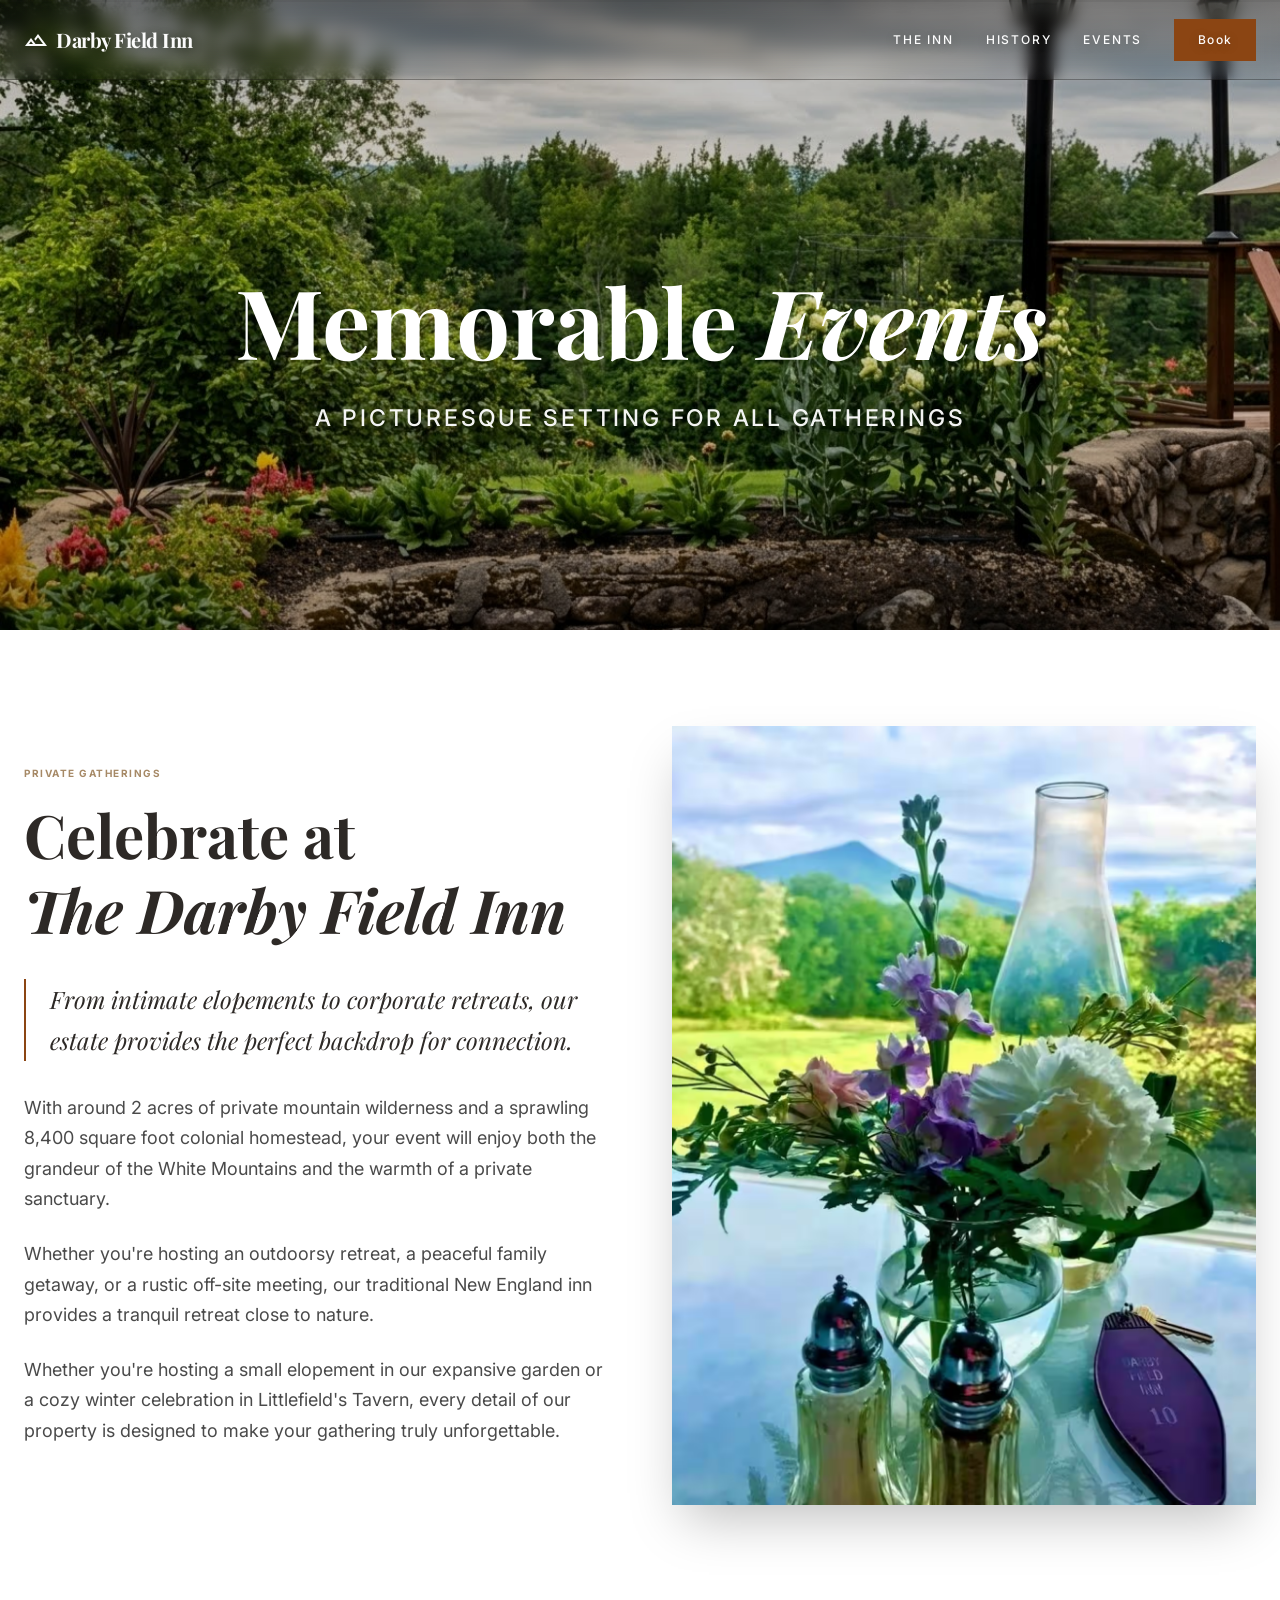
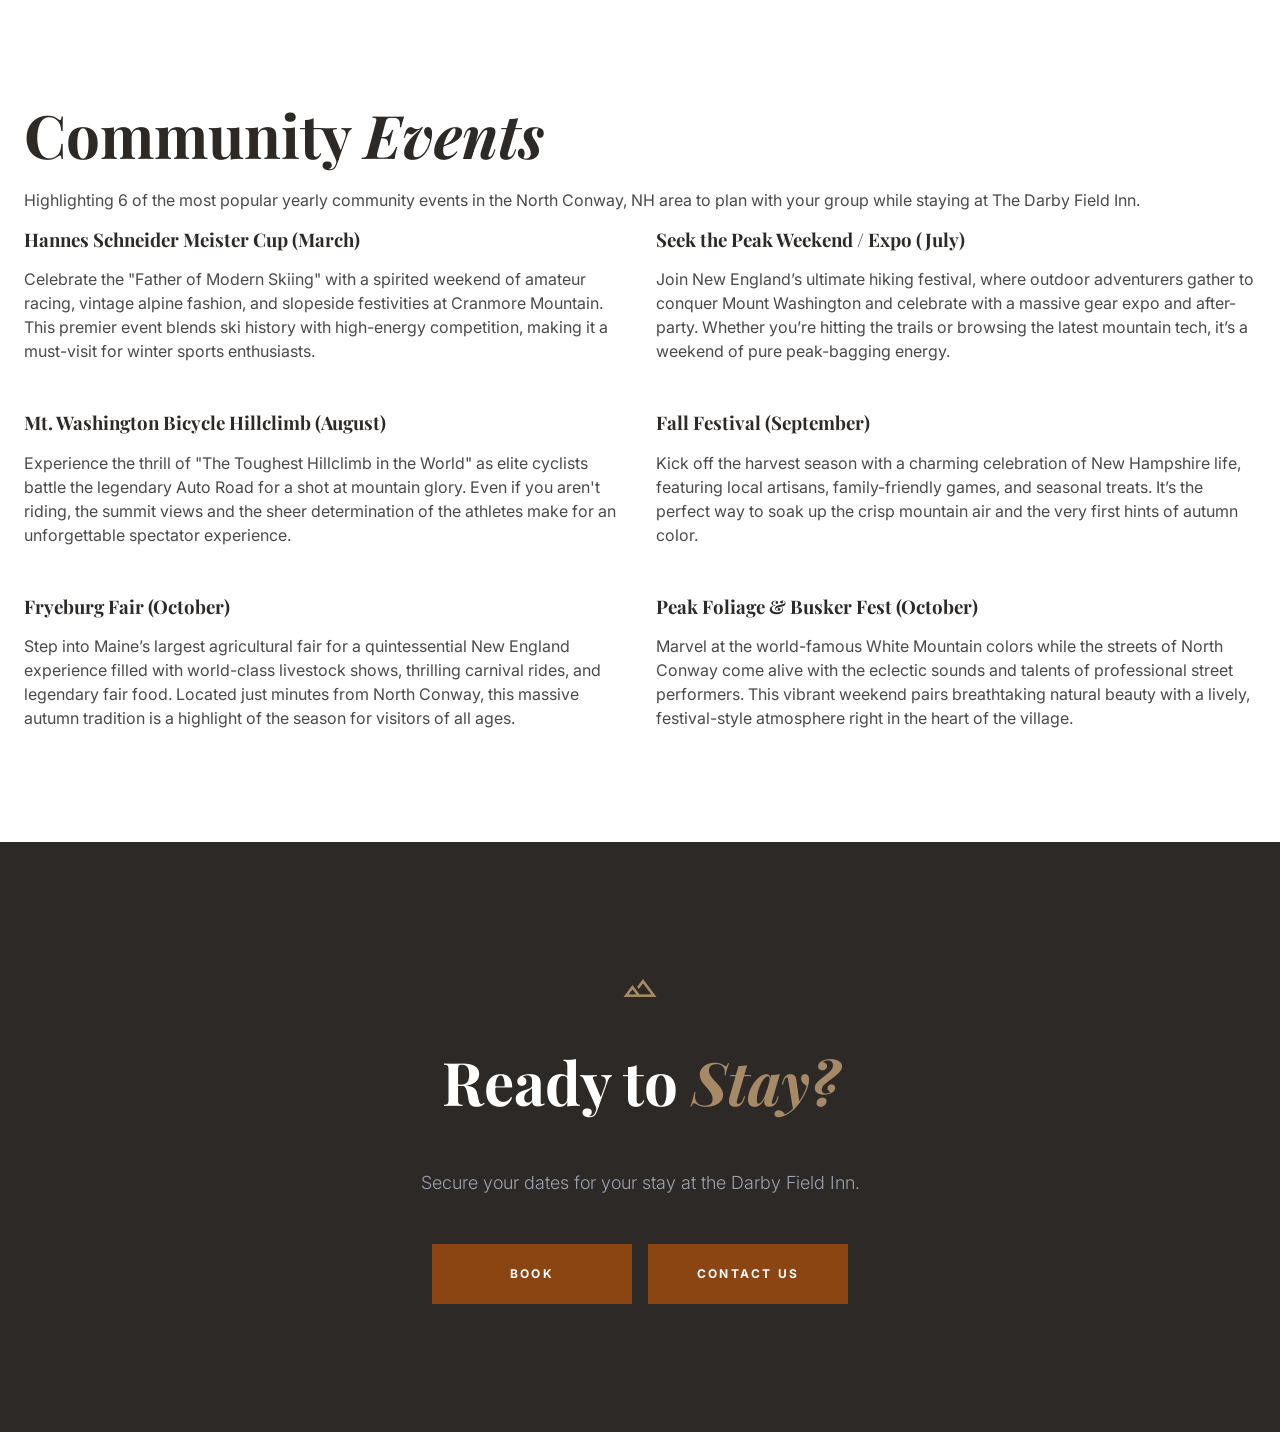
<file: Events page/events.html>
<!DOCTYPE html>
<html lang="en">

<head>
  <meta charset="UTF-8">
  <meta name="viewport" content="width=device-width, initial-scale=1.0">
  <title>Events | Darby Field Inn</title>
  <meta name="description"
    content="Host your next mountain gathering at the Darby Field Inn. Perfect for elopements, retreats, and private celebrations.">

  <!-- Design System -->
  <link rel="stylesheet" href="../design-system/css/index.css">
  <link rel="stylesheet" href="../design-system/css/scroll-experience.css">

  <!-- Material Symbols -->
  <link href="https://fonts.googleapis.com/css2?family=Material+Symbols+Outlined:opsz,wght,FILL,GRAD@24,400,0,0"
    rel="stylesheet">
  <script src="../design-system/js/scroll-experience.js" defer></script>

  <style>
    /* Hero specific styles */
    .hero {
      position: relative;
      height: 70vh;
      display: flex;
      align-items: center;
      justify-content: center;
      padding-top: 5rem;
      /* pt-20 equivalent to account for fixed header */
      overflow: hidden;
    }

    .hero-image {
      position: absolute;
      inset: 0;
      width: 100%;
      height: 100%;
      object-fit: cover;
      z-index: 0;
    }

    .hero-overlay {
      position: absolute;
      inset: 0;
      background: linear-gradient(to bottom, rgba(0, 0, 0, 0.3) 0%, rgba(0, 0, 0, 0.1) 50%, rgba(0, 0, 0, 0.4) 100%);
      z-index: 1;
    }

    .hero-content {
      position: relative;
      z-index: 2;
      width: 100%;
      max-width: 80rem;
      /* max-w-7xl */
      margin: 0 auto;
      padding: 0 1.5rem;
      /* px-6 */
      text-align: center;
    }

    .stat-value {
      font-size: var(--font-size-5xl);
      color: var(--color-primary);
      margin-bottom: var(--spacing-2);
      font-family: var(--font-family-display);
    }

    .stat-label {
      font-size: 10px;
      text-transform: uppercase;
      letter-spacing: 0.2em;
      color: var(--color-text-muted);
      font-weight: var(--font-weight-bold);
    }

    .event-img {
      transition: transform 0.5s ease;
    }

    .event-img:hover {
      transform: scale(1.02);
    }

  </style>
</head>

<body>

  <!-- Navigation -->
  <nav class="site-nav fixed top-0 w-full z-50 bg-white/90 dark:bg-zinc-900/90 backdrop-blur-sm border-b border-gray-100 dark:border-zinc-800"
    style="position: fixed; top: 0; width: 100%; z-index: 100; background: rgba(255,255,255,0.9); backdrop-filter: blur(10px); border-bottom: 1px solid var(--color-gray-soft); height: 80px;">
    <div class="site-nav-inner max-w-7xl mx-auto px-6 h-20 flex items-center justify-between"
      style="height: 100%; display: flex; align-items: center; justify-content: space-between; max-width: 1280px; margin: 0 auto; padding: 0 1.5rem;">
      <div class="site-nav-brand flex items-center gap-2" style="display: flex; align-items: center; gap: 8px;">
        <span class="material-symbols-outlined text-gold">landscape</span>
        <a href="../index.html" class="site-brand-text font-display text-xl tracking-tight font-bold"
          style="font-family: var(--font-family-display); font-weight: bold; font-size: 1.25rem; letter-spacing: -0.025em; color: inherit; text-decoration: none;">Darby
          Field Inn</a>
      </div>
      <div class="site-nav-desktop hidden md:flex items-center space-x-8 text-xs uppercase tracking-widest font-medium"
        style="display: flex; align-items: center; gap: 2rem; font-size: 0.75rem; text-transform: uppercase; letter-spacing: 0.1em; font-weight: 500;">
        <a href="../Estate%20page/the-estate.html" class="nav-link"
          style="text-decoration: none; color: inherit; transition: color 0.2s;">The Inn</a>
        <a href="../History%20page/history.html" class="nav-link"
          style="text-decoration: none; color: inherit; transition: color 0.2s;">History</a>
        <a href="events.html" class="nav-link"
          style="text-decoration: none; color: var(--color-estate-gold); transition: color 0.2s;">Events</a>
        <a class="button" href="https://www.airbnb.com/rooms/709580059103925346?source_impression_id=p3_1774135231_P3nJDFWGolF8yGQc"
          target="_blank" rel="noopener noreferrer">Book</a>
      </div>
    </div>
  </nav>

  <!-- Hero Section -->
  <section class="hero">
    <img src="../assets/images/Darby events hero.jpg" alt="Events at Darby Field Inn" class="hero-image" data-scroll-parallax data-scroll-speed="0.2">
    <div class="hero-overlay"></div>
    <div class="hero-content">
      <h1 class="text-white" style="font-size: clamp(3.75rem, 8vw, 6rem); line-height: 1; margin: 0 auto;">
        Memorable <span class="serif-italic">Events</span>
      </h1>
      <p class="text-white"
        style="text-transform: uppercase; letter-spacing: 0.12em; font-weight: 500; line-height: 1.625; max-width: 42rem; margin: 2rem auto 0; opacity: 0.95; filter: drop-shadow(0 2px 10px rgba(0,0,0,0.45)); font-size: clamp(1.125rem, 1.8vw, 1.5rem);">
        A picturesque setting for all gatherings
      </p>
    </div>
  </section>

  <!-- Content Section -->
  <section class="py-24">
    <div class="container grid lg:grid-cols-2 gap-16 items-center">
      <div>
        <span class="text-gold uppercase-tracking"
          style="font-size: 10px; font-weight: bold; display: block; margin-bottom: var(--spacing-4);">Private
          Gatherings</span>
        <h2 style="font-size: var(--font-size-6xl); margin-bottom: var(--spacing-8);">
          Celebrate at <br><span class="serif-italic">The Darby Field Inn</span>
        </h2>
        <div style="color: var(--color-text-body); font-size: var(--font-size-lg); line-height: 1.7; max-width: 100%;">
          <p class="serif-italic"
            style="font-size: var(--font-size-2xl); margin-bottom: var(--spacing-8); color: var(--color-text-heading); border-left: 2px solid var(--color-primary); padding-left: var(--spacing-6);">
            From intimate elopements to corporate retreats, our estate provides the perfect backdrop for connection.
          </p>
          <p style="margin-bottom: var(--spacing-6);">
            With around 2 acres of private mountain wilderness and a sprawling 8,400 square foot colonial homestead,
            your event will enjoy both the grandeur of the White Mountains and the warmth of a private sanctuary.
          </p>
          <p style="margin-bottom: var(--spacing-6);">
            Whether you're hosting an outdoorsy retreat, a peaceful family getaway, or a rustic off-site meeting, our traditional New England inn provides a tranquil retreat close to nature.
          </p>
          <p>
            Whether you're hosting a small elopement in our expansive garden or a cozy winter celebration in
            Littlefield's Tavern, every detail of our property is designed to make your gathering truly unforgettable.
          </p>

        </div>
      </div>
      <div class="relative">
        <div class="overflow-hidden shadow-2xl">
          <img src="../assets/images/Darby events gathering.avif" alt="Event gathering at Darby Field Inn" class="w-full event-img">
        </div>
      </div>
    </div>
  </section>

  <section class="py-24 bg-estate-cream dark:bg-zinc-900/50">
    <div class="max-w-7xl mx-auto px-6">
      <div class="text-center mb-16">
        <h2 style="font-size: var(--font-size-6xl); font-family: var(--font-family-display);">Community <span class="serif-italic">Events</span></h2>
        <p class="mt-6 text-gray-600 dark:text-gray-400 max-w-2xl mx-auto text-lg">Highlighting 6 of the most popular yearly community events in the North Conway, NH area to plan with your group while staying at The Darby Field Inn.</p>
      </div>
      <div class="grid grid-cols-1 md:grid-cols-2 lg:grid-cols-3 gap-8">
        <!-- Event Card 1 -->
        <div class="bg-white dark:bg-zinc-800 p-10 shadow-xl border-b-2 border-estate-gold flex flex-col justify-center min-h-[300px]" style="border-radius: 2px;">
          <h3 class="font-display text-2xl mb-4" style="font-family: var(--font-family-display); font-weight: bold;">Hannes Schneider Meister Cup (March)</h3>
          <p class="text-gray-600 dark:text-gray-400 leading-relaxed text-sm">Celebrate the "Father of Modern Skiing" with a spirited weekend of amateur racing, vintage alpine fashion, and slopeside festivities at Cranmore Mountain. This premier event blends ski history with high-energy competition, making it a must-visit for winter sports enthusiasts.</p>
        </div>
        <!-- Event Card 2 -->
        <div class="bg-white dark:bg-zinc-800 p-10 shadow-xl border-b-2 border-estate-gold flex flex-col justify-center min-h-[300px]" style="border-radius: 2px;">
          <h3 class="font-display text-2xl mb-4" style="font-family: var(--font-family-display); font-weight: bold;">Seek the Peak Weekend / Expo (July)</h3>
          <p class="text-gray-600 dark:text-gray-400 leading-relaxed text-sm">Join New England’s ultimate hiking festival, where outdoor adventurers gather to conquer Mount Washington and celebrate with a massive gear expo and after-party. Whether you’re hitting the trails or browsing the latest mountain tech, it’s a weekend of pure peak-bagging energy.</p>
        </div>
        <!-- Event Card 3 -->
        <div class="bg-white dark:bg-zinc-800 p-10 shadow-xl border-b-2 border-estate-gold flex flex-col justify-center min-h-[300px]" style="border-radius: 2px;">
          <h3 class="font-display text-2xl mb-4" style="font-family: var(--font-family-display); font-weight: bold;">Mt. Washington Bicycle Hillclimb (August)</h3>
          <p class="text-gray-600 dark:text-gray-400 leading-relaxed text-sm">Experience the thrill of "The Toughest Hillclimb in the World" as elite cyclists battle the legendary Auto Road for a shot at mountain glory. Even if you aren't riding, the summit views and the sheer determination of the athletes make for an unforgettable spectator experience.</p>
        </div>
        <!-- Event Card 4 -->
        <div class="bg-white dark:bg-zinc-800 p-10 shadow-xl border-b-2 border-estate-gold flex flex-col justify-center min-h-[300px]" style="border-radius: 2px;">
          <h3 class="font-display text-2xl mb-4" style="font-family: var(--font-family-display); font-weight: bold;">Fall Festival (September)</h3>
          <p class="text-gray-600 dark:text-gray-400 leading-relaxed text-sm">Kick off the harvest season with a charming celebration of New Hampshire life, featuring local artisans, family-friendly games, and seasonal treats. It’s the perfect way to soak up the crisp mountain air and the very first hints of autumn color.</p>
        </div>
        <!-- Event Card 5 -->
        <div class="bg-white dark:bg-zinc-800 p-10 shadow-xl border-b-2 border-estate-gold flex flex-col justify-center min-h-[300px]" style="border-radius: 2px;">
          <h3 class="font-display text-2xl mb-4" style="font-family: var(--font-family-display); font-weight: bold;">Fryeburg Fair (October)</h3>
          <p class="text-gray-600 dark:text-gray-400 leading-relaxed text-sm">Step into Maine’s largest agricultural fair for a quintessential New England experience filled with world-class livestock shows, thrilling carnival rides, and legendary fair food. Located just minutes from North Conway, this massive autumn tradition is a highlight of the season for visitors of all ages.</p>
        </div>
        <!-- Event Card 6 -->
        <div class="bg-white dark:bg-zinc-800 p-10 shadow-xl border-b-2 border-estate-gold flex flex-col justify-center min-h-[300px]" style="border-radius: 2px;">
          <h3 class="font-display text-2xl mb-4" style="font-family: var(--font-family-display); font-weight: bold;">Peak Foliage & Busker Fest (October)</h3>
          <p class="text-gray-600 dark:text-gray-400 leading-relaxed text-sm">Marvel at the world-famous White Mountain colors while the streets of North Conway come alive with the eclectic sounds and talents of professional street performers. This vibrant weekend pairs breathtaking natural beauty with a lively, festival-style atmosphere right in the heart of the village.</p>
        </div>
      </div>
    </div>
  </section>

  <!-- Footer -->
  <footer class="py-32 relative overflow-hidden"
    style="background-color: var(--color-estate-brown); color: white; display: flex; justify-content: center; align-items: center; text-align: center;">
    <div class="relative z-10"
      style="max-width: 48rem; width: 100%; padding-left: 1.5rem; padding-right: 1.5rem; display: flex; flex-direction: column; align-items: center;">
      <div style="margin-bottom: 2rem;">
        <span class="material-symbols-outlined text-gold"
          style="font-size: 2.25rem; color: var(--color-estate-gold);">landscape</span>
      </div>
      <h2 class="font-display leading-tight"
        style="font-size: clamp(3rem, 5vw, 3.75rem); margin-bottom: 2rem; color: white; text-align: center;">
        Ready to <span class="serif-italic" style="color: var(--color-estate-gold);">Stay?</span>
      </h2>
      <p
        style="color: #9CA3AF; margin-bottom: 3rem; font-size: 1.125rem; font-weight: 300; font-family: var(--font-family-sans); text-align: center; max-width: 42rem;">
        Secure your dates for your stay at the Darby Field Inn.
      </p>
      <div class="footer-cta-row">
        <a href="https://www.airbnb.com/rooms/709580059103925346?source_impression_id=p3_1774135231_P3nJDFWGolF8yGQc"
          class="hover:bg-opacity-90 transition-all footer-cta-btn" target="_blank" rel="noopener noreferrer">
          Book
        </a>
        <a href="https://www.airbnb.com/rooms/709580059103925346?source_impression_id=p3_1774135231_P3nJDFWGolF8yGQc"
          class="hover:bg-opacity-90 transition-all footer-cta-btn" target="_blank" rel="noopener noreferrer">
          Contact Us
        </a>
      </div>
    </div>

  </footer>

  <div id="contactModal" tabindex="-1" aria-hidden="true" style="position: fixed; top: 0; left: 0; right: 0; bottom: 0; z-index: 1000; background-color: rgba(0,0,0,0.6); display: none; align-items: center; justify-content: center; backdrop-filter: blur(4px);">
      <div style="position: relative; padding: 1rem; width: 100%; max-width: 32rem; max-height: 100%;">
          <div style="position: relative; background-color: white; box-shadow: 0 10px 15px -3px rgba(0, 0, 0, 0.1), 0 4px 6px -2px rgba(0, 0, 0, 0.05); border: 1px solid var(--color-estate-gold); border-radius: 2px;">
              <div style="display: flex; align-items: center; justify-content: space-between; padding: 1.5rem; border-bottom: 1px solid var(--color-gray-soft);">
                  <h3 style="font-size: 1.5rem; font-weight: 600; color: #111827; font-family: var(--font-family-display);">
                      Contact Us
                  </h3>
                  <button type="button" onclick="closeModal()" style="color: #9CA3AF; background: transparent; border: none; cursor: pointer; display: flex; align-items: center; justify-content: center; width: 2rem; height: 2rem;">
                      <svg style="width: 1rem; height: 1rem;" aria-hidden="true" xmlns="http://www.w3.org/2000/svg" fill="none" viewBox="0 0 14 14">
                          <path stroke="currentColor" stroke-linecap="round" stroke-linejoin="round" stroke-width="2" d="m1 1 6 6m0 0 6 6M7 7l6-6M7 7l-6 6"/>
                      </svg>
                      <span style="position: absolute; width: 1px; height: 1px; padding: 0; margin: -1px; overflow: hidden; clip: rect(0, 0, 0, 0); border: 0;">Close modal</span>
                  </button>
              </div>
              <div style="padding: 1.5rem;">
                  <p style="font-size: 1rem; line-height: 1.7; color: #4B5563; font-family: var(--font-family-sans);">
                      We are currently taking inquiries for all booking forms through our Airbnb listing. Please navigate through our booking links to find contact information and contact us through there. Thank you!
                  </p>
              </div>
          </div>
      </div>
  </div>
  <script>
    function openModal() {
        document.getElementById('contactModal').style.display = 'flex';
        document.body.style.overflow = 'hidden';
    }
    function closeModal() {
        document.getElementById('contactModal').style.display = 'none';
        document.body.style.overflow = '';
    }
    window.onclick = function(event) {
        var modal = document.getElementById('contactModal');
        if (event.target == modal) {
            closeModal();
        }
    }
  </script>

</body>

</html>
</file>
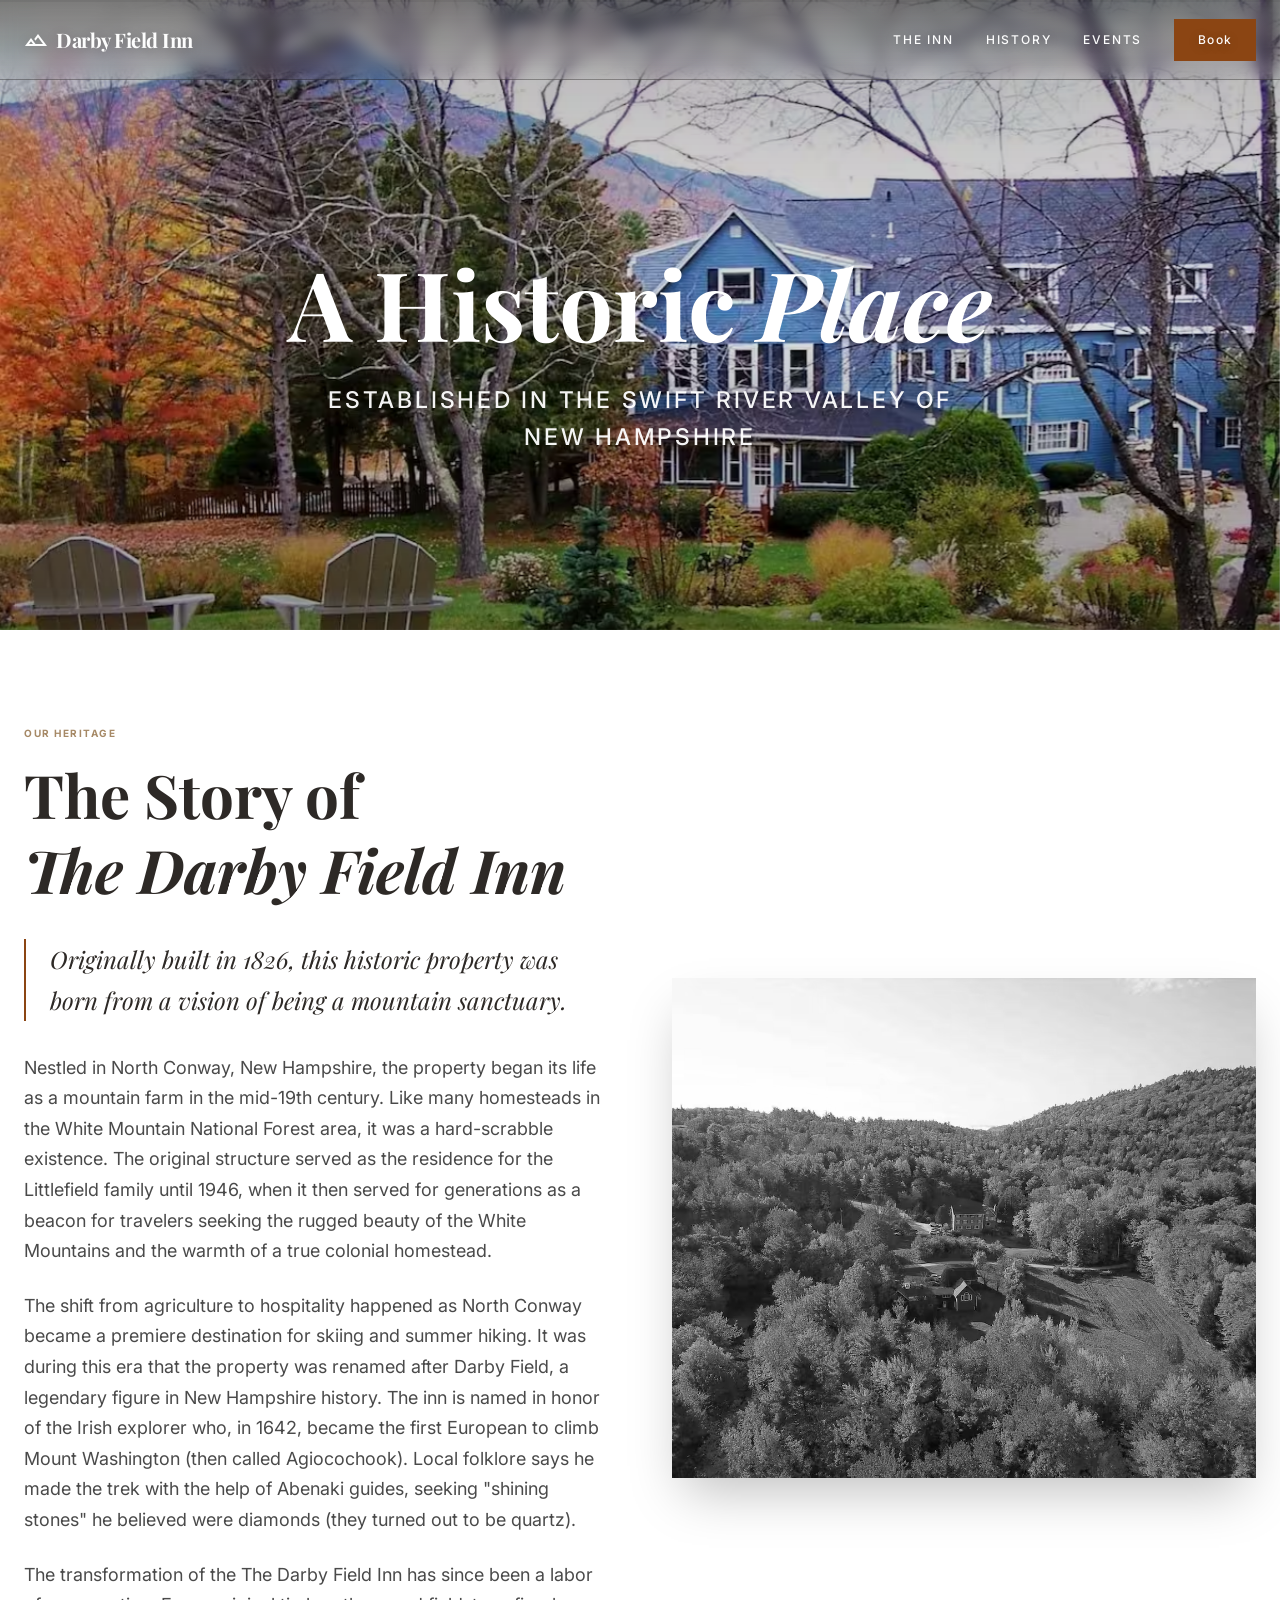
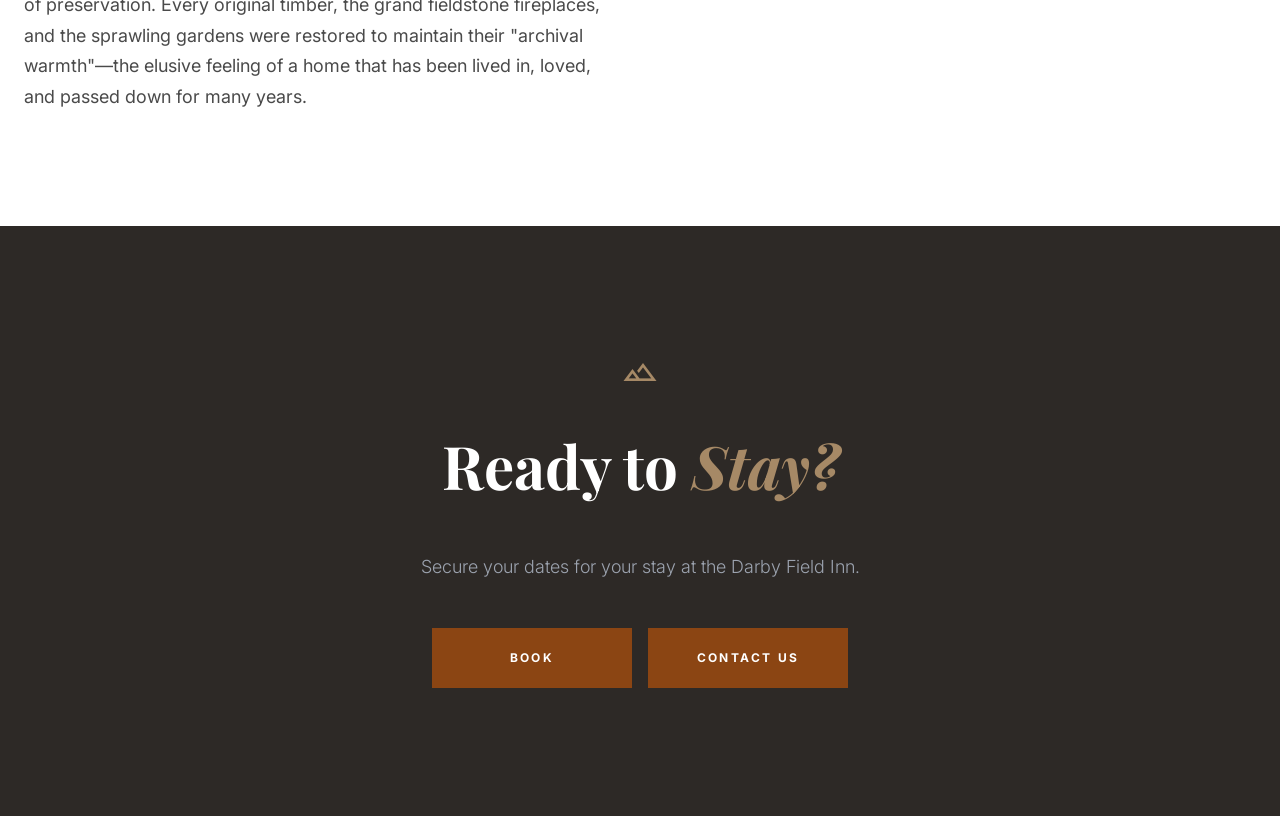
<file: History page/history.html>
<!DOCTYPE html>
<html lang="en">

<head>
  <meta charset="UTF-8">
  <meta name="viewport" content="width=device-width, initial-scale=1.0">
  <title>History | Darby Field Inn</title>
  <meta name="description"
    content="The storied past of the Darby Field Inn. A legacy of hospitality in the White Mountains since 1826.">

  <!-- Design System -->
  <link rel="stylesheet" href="../design-system/css/index.css">
  <link rel="stylesheet" href="../design-system/css/scroll-experience.css">

  <!-- Material Symbols -->
  <link href="https://fonts.googleapis.com/css2?family=Material+Symbols+Outlined:opsz,wght,FILL,GRAD@24,400,0,0"
    rel="stylesheet">
  <script src="../design-system/js/scroll-experience.js" defer></script>

  <style>
    /* Hero specific styles */
    .hero {
      position: relative;
      height: 70vh;
      display: flex;
      align-items: center;
      justify-content: center;
      padding-top: 5rem; /* pt-20 equivalent to account for fixed header */
      overflow: hidden;
    }

    .hero-image {
      position: absolute;
      inset: 0;
      width: 100%;
      height: 100%;
      object-fit: cover;
      z-index: 0;
    }

    .hero-overlay {
      position: absolute;
      inset: 0;
      background: linear-gradient(to bottom, rgba(0,0,0,0.3) 0%, rgba(0,0,0,0.1) 50%, rgba(0,0,0,0.4) 100%);
      z-index: 1;
    }

    .hero-content {
      position: relative;
      z-index: 2;
      width: 100%;
      max-width: 80rem; /* max-w-7xl */
      margin: 0 auto;
      padding: 0 1.5rem; /* px-6 */
      text-align: center;
    }

    .stat-value {
      font-size: var(--font-size-5xl);
      color: var(--color-primary);
      margin-bottom: var(--spacing-2);
      font-family: var(--font-family-display);
    }

    .stat-label {
      font-size: 10px;
      text-transform: uppercase;
      letter-spacing: 0.2em;
      color: var(--color-text-muted);
      font-weight: var(--font-weight-bold);
    }
    
    .archival-img {
       filter: grayscale(100%);
       transition: filter 0.5s ease;
    }
    .archival-img:hover {
       filter: grayscale(0%);
    }

  </style>
</head>

<body>

  <!-- Navigation -->
  <nav class="site-nav fixed top-0 w-full z-50 bg-white/90 dark:bg-zinc-900/90 backdrop-blur-sm border-b border-gray-100 dark:border-zinc-800"
    style="position: fixed; top: 0; width: 100%; z-index: 100; background: rgba(255,255,255,0.9); backdrop-filter: blur(10px); border-bottom: 1px solid var(--color-gray-soft); height: 80px;">
    <div class="site-nav-inner max-w-7xl mx-auto px-6 h-20 flex items-center justify-between" style="height: 100%; display: flex; align-items: center; justify-content: space-between; max-width: 1280px; margin: 0 auto; padding: 0 1.5rem;">
      <div class="site-nav-brand flex items-center gap-2" style="display: flex; align-items: center; gap: 8px;">
        <span class="material-symbols-outlined text-gold">landscape</span>
        <a href="../index.html" class="site-brand-text font-display text-xl tracking-tight font-bold"
          style="font-family: var(--font-family-display); font-weight: bold; font-size: 1.25rem; letter-spacing: -0.025em; color: inherit; text-decoration: none;">Darby Field Inn</a>
      </div>
      <div class="site-nav-desktop hidden md:flex items-center space-x-8 text-xs uppercase tracking-widest font-medium" style="display: flex; align-items: center; gap: 2rem; font-size: 0.75rem; text-transform: uppercase; letter-spacing: 0.1em; font-weight: 500;">
        <a href="../Estate%20page/the-estate.html" class="nav-link" style="text-decoration: none; color: inherit; transition: color 0.2s;">The Inn</a>
        <a href="history.html" class="nav-link" style="text-decoration: none; color: var(--color-estate-gold); transition: color 0.2s;">History</a>
        <a href="../Events%20page/events.html" class="nav-link" style="text-decoration: none; color: inherit; transition: color 0.2s;">Events</a>
        <a class="button" href="https://www.airbnb.com/rooms/709580059103925346?source_impression_id=p3_1774135231_P3nJDFWGolF8yGQc"
          target="_blank" rel="noopener noreferrer">Book</a>
      </div>
    </div>
  </nav>

  <!-- Hero Section -->
  <section class="hero">
          <img src="../assets/images/Darby house history.avif" alt="Historic Darby Field Inn" class="hero-image" data-scroll-parallax data-scroll-speed="0.2">
    <div class="hero-overlay"></div>
    <div class="hero-content">
      <h1 class="text-white" style="font-size: clamp(3.75rem, 8vw, 6rem); line-height: 1; margin: 0 auto;">
        A Historic <span class="serif-italic">Place</span>
      </h1>
      <p class="text-white" 
         style="text-transform: uppercase; letter-spacing: 0.12em; font-weight: 500; line-height: 1.625; max-width: 42rem; margin: 2rem auto 0; opacity: 0.95; filter: drop-shadow(0 2px 10px rgba(0,0,0,0.45)); font-size: clamp(1.125rem, 1.8vw, 1.5rem);">
        Established in the Swift River Valley of New Hampshire
      </p>
    </div>
  </section>

  <!-- Story Section -->
  <section class="py-24">
    <div class="container grid lg:grid-cols-2 gap-16 items-center">
      <div>
        <span class="text-gold uppercase-tracking" style="font-size: 10px; font-weight: bold; display: block; margin-bottom: var(--spacing-4);">Our Heritage</span>
        <h2 style="font-size: var(--font-size-6xl); margin-bottom: var(--spacing-8);">
          The Story of <br><span class="serif-italic">The Darby Field Inn</span>
        </h2>
        <div style="color: var(--color-text-body); font-size: var(--font-size-lg); line-height: 1.7; max-width: 100%;">
          <p class="serif-italic" style="font-size: var(--font-size-2xl); margin-bottom: var(--spacing-8); color: var(--color-text-heading); border-left: 2px solid var(--color-primary); padding-left: var(--spacing-6);">
            Originally built in 1826, this historic property was born from a vision of being a mountain sanctuary.
          </p>
          <p style="margin-bottom: var(--spacing-6);">
            Nestled in North Conway, New Hampshire, the property began its life as a mountain farm in the mid-19th century. Like many homesteads in the White Mountain National Forest area, it was a hard-scrabble existence. The original structure served as the residence for the Littlefield family until 1946, when it then served for generations as a beacon for travelers seeking the rugged beauty of the White Mountains and the warmth of a true colonial homestead.
          </p>
          <p style="margin-bottom: var(--spacing-6);">
            The shift from agriculture to hospitality happened as North Conway became a premiere destination for skiing and summer hiking. It was during this era that the property was renamed after Darby Field, a legendary figure in New Hampshire history. The inn is named in honor of the Irish explorer who, in 1642, became the first European to climb Mount Washington (then called Agiocochook). Local folklore says he made the trek with the help of Abenaki guides, seeking "shining stones" he believed were diamonds (they turned out to be quartz).
          </p>
          <p>
            The transformation of the The Darby Field Inn has since been a labor of preservation. Every original timber, the grand fieldstone fireplaces, and the sprawling gardens were restored to maintain their "archival warmth"—the elusive feeling of a home that has been lived in, loved, and passed down for many years.
          </p>

        </div>
      </div>
      <div class="relative">
        <div class="overflow-hidden shadow-2xl" style="height: 500px;">
          <img src="../assets/images/Darby history.avif" 
               alt="Historic Darby Field Inn" class="w-full h-full object-cover archival-img">
        </div>
      </div>
    </div>
  </section>



  <!-- Footer -->
  <footer class="py-32 relative overflow-hidden" style="background-color: var(--color-estate-brown); color: white; display: flex; justify-content: center; align-items: center; text-align: center;">
    <div class="relative z-10" style="max-width: 48rem; width: 100%; padding-left: 1.5rem; padding-right: 1.5rem; display: flex; flex-direction: column; align-items: center;">
      <div style="margin-bottom: 2rem;">
        <span class="material-symbols-outlined text-gold" style="font-size: 2.25rem; color: var(--color-estate-gold);">landscape</span>
      </div>
      <h2 class="font-display leading-tight" style="font-size: clamp(3rem, 5vw, 3.75rem); margin-bottom: 2rem; color: white; text-align: center;">
        Ready to <span class="serif-italic" style="color: var(--color-estate-gold);">Stay?</span>
      </h2>
      <p style="color: #9CA3AF; margin-bottom: 3rem; font-size: 1.125rem; font-weight: 300; font-family: var(--font-family-sans); text-align: center; max-width: 42rem;">
        Secure your dates for your stay at the Darby Field Inn.
      </p>
      <div class="footer-cta-row">
        <a href="https://www.airbnb.com/rooms/709580059103925346?source_impression_id=p3_1774135231_P3nJDFWGolF8yGQc"
          class="hover:bg-opacity-90 transition-all footer-cta-btn" target="_blank" rel="noopener noreferrer">
          Book
        </a>
        <a href="https://www.airbnb.com/rooms/709580059103925346?source_impression_id=p3_1774135231_P3nJDFWGolF8yGQc"
          class="hover:bg-opacity-90 transition-all footer-cta-btn" target="_blank" rel="noopener noreferrer">
          Contact Us
        </a>
      </div>
    </div>

  </footer>

  <div id="contactModal" tabindex="-1" aria-hidden="true" style="position: fixed; top: 0; left: 0; right: 0; bottom: 0; z-index: 1000; background-color: rgba(0,0,0,0.6); display: none; align-items: center; justify-content: center; backdrop-filter: blur(4px);">
      <div style="position: relative; padding: 1rem; width: 100%; max-width: 32rem; max-height: 100%;">
          <div style="position: relative; background-color: white; box-shadow: 0 10px 15px -3px rgba(0, 0, 0, 0.1), 0 4px 6px -2px rgba(0, 0, 0, 0.05); border: 1px solid var(--color-estate-gold); border-radius: 2px;">
              <div style="display: flex; align-items: center; justify-content: space-between; padding: 1.5rem; border-bottom: 1px solid var(--color-gray-soft);">
                  <h3 style="font-size: 1.5rem; font-weight: 600; color: #111827; font-family: var(--font-family-display);">
                      Contact Us
                  </h3>
                  <button type="button" onclick="closeModal()" style="color: #9CA3AF; background: transparent; border: none; cursor: pointer; display: flex; align-items: center; justify-content: center; width: 2rem; height: 2rem;">
                      <svg style="width: 1rem; height: 1rem;" aria-hidden="true" xmlns="http://www.w3.org/2000/svg" fill="none" viewBox="0 0 14 14">
                          <path stroke="currentColor" stroke-linecap="round" stroke-linejoin="round" stroke-width="2" d="m1 1 6 6m0 0 6 6M7 7l6-6M7 7l-6 6"/>
                      </svg>
                      <span style="position: absolute; width: 1px; height: 1px; padding: 0; margin: -1px; overflow: hidden; clip: rect(0, 0, 0, 0); border: 0;">Close modal</span>
                  </button>
              </div>
              <div style="padding: 1.5rem;">
                  <p style="font-size: 1rem; line-height: 1.7; color: #4B5563; font-family: var(--font-family-sans);">
                      We are currently taking inquiries for all booking forms through our Airbnb listing. Please navigate through our booking links to find contact information and contact us through there. Thank you!
                  </p>
              </div>
          </div>
      </div>
  </div>
  <script>
    function openModal() {
        document.getElementById('contactModal').style.display = 'flex';
        document.body.style.overflow = 'hidden';
    }
    function closeModal() {
        document.getElementById('contactModal').style.display = 'none';
        document.body.style.overflow = '';
    }
    window.onclick = function(event) {
        var modal = document.getElementById('contactModal');
        if (event.target == modal) {
            closeModal();
        }
    }
  </script>

</body>

</html>
</file>
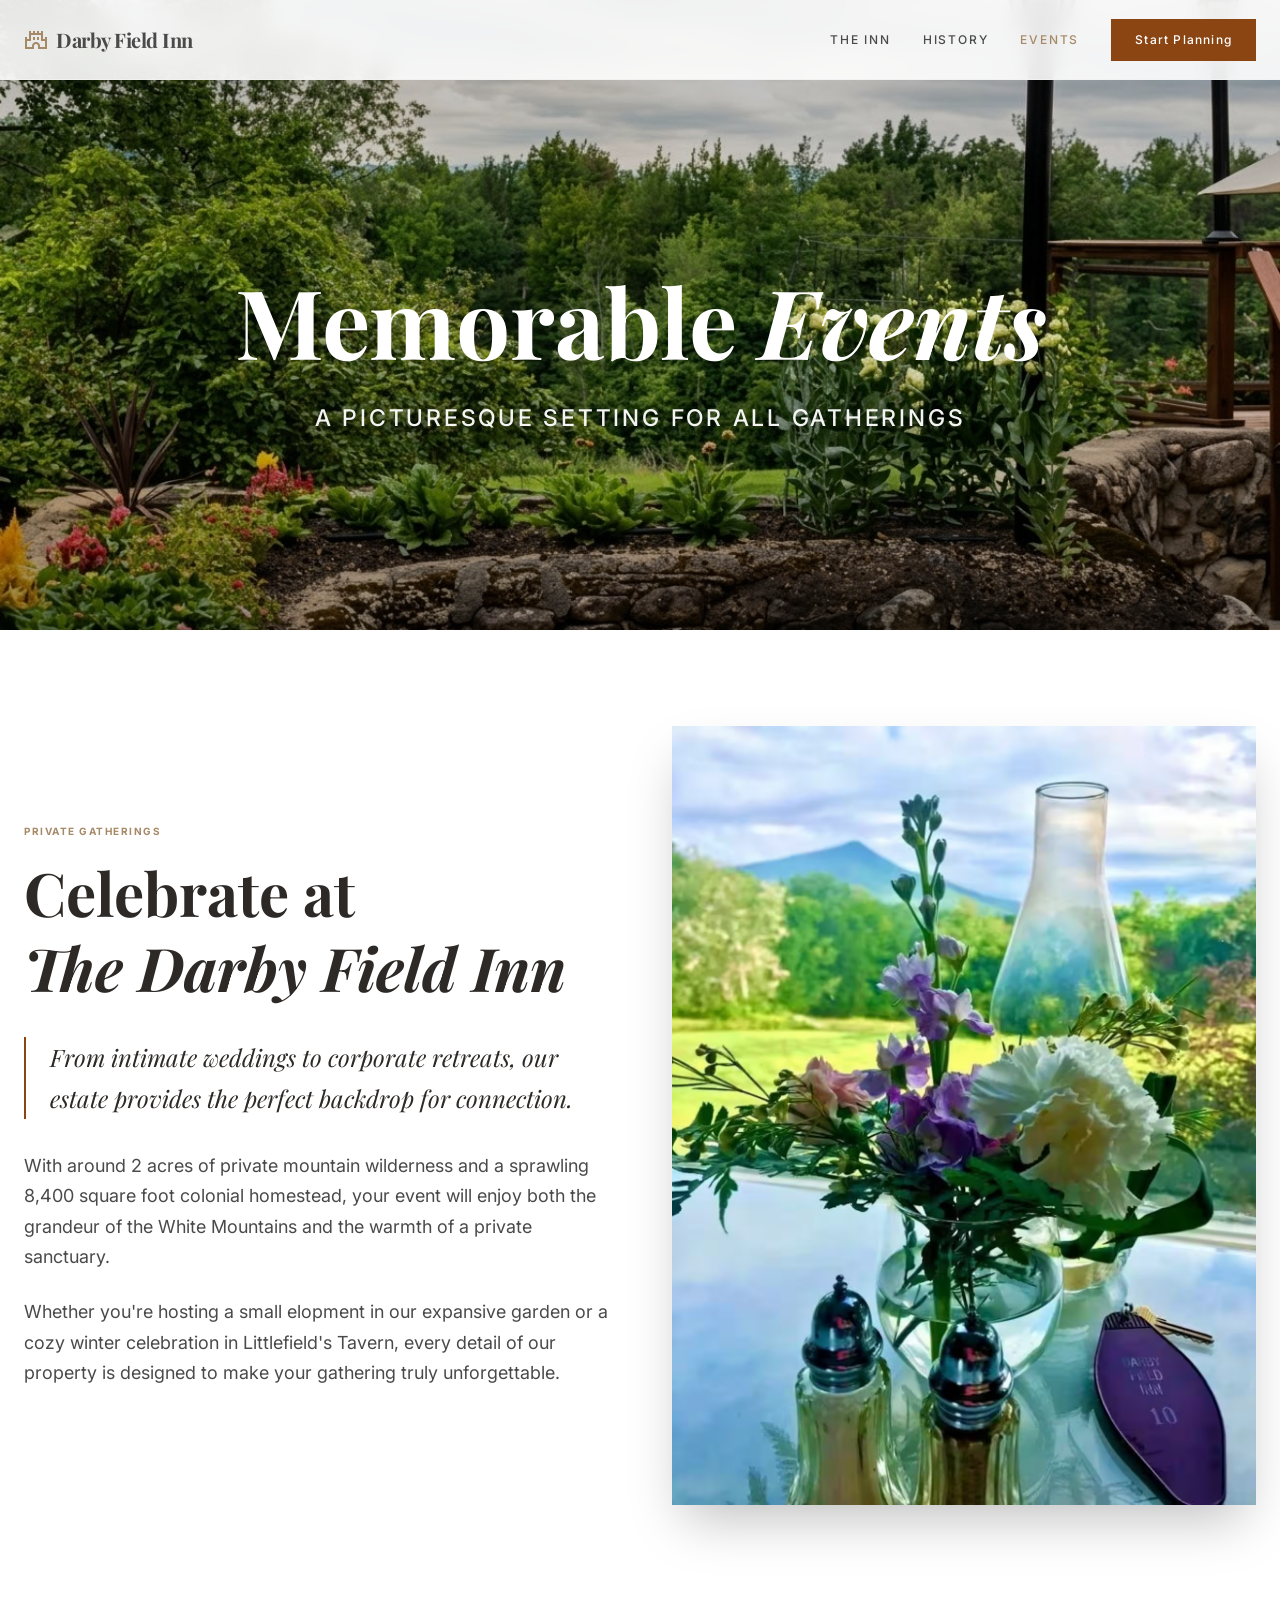
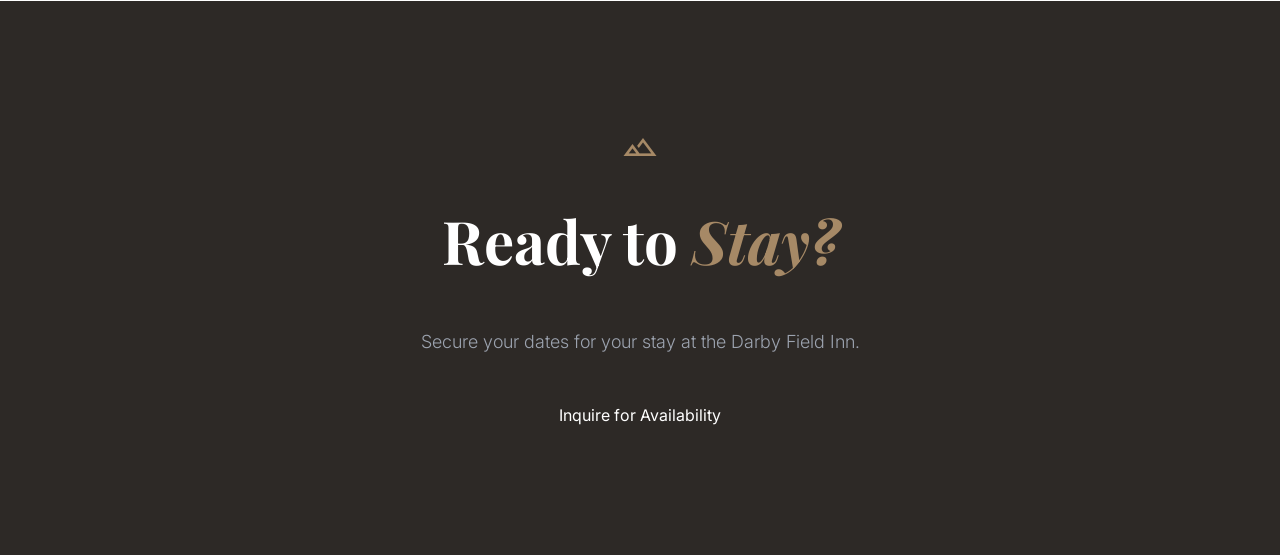
<file: Darby Field Inn/Events page/events.html>
<!DOCTYPE html>
<html lang="en">

<head>
  <meta charset="UTF-8">
  <meta name="viewport" content="width=device-width, initial-scale=1.0">
  <title>Events | Darby Field Inn</title>
  <meta name="description"
    content="Host your next mountain gathering at the Darby Field Inn. Perfect for weddings, retreats, and private celebrations.">

  <!-- Design System -->
  <link rel="stylesheet" href="../design-system/css/index.css">

  <!-- Material Symbols -->
  <link href="https://fonts.googleapis.com/css2?family=Material+Symbols+Outlined:opsz,wght,FILL,GRAD@24,400,0,0"
    rel="stylesheet">

  <style>
    /* Hero specific styles */
    .hero {
      position: relative;
      height: 70vh;
      display: flex;
      align-items: center;
      justify-content: center;
      padding-top: 5rem;
      /* pt-20 equivalent to account for fixed header */
      overflow: hidden;
    }

    .hero-image {
      position: absolute;
      inset: 0;
      width: 100%;
      height: 100%;
      object-fit: cover;
      z-index: 0;
    }

    .hero-overlay {
      position: absolute;
      inset: 0;
      background: linear-gradient(to bottom, rgba(0, 0, 0, 0.3) 0%, rgba(0, 0, 0, 0.1) 50%, rgba(0, 0, 0, 0.4) 100%);
      z-index: 1;
    }

    .hero-content {
      position: relative;
      z-index: 2;
      width: 100%;
      max-width: 80rem;
      /* max-w-7xl */
      margin: 0 auto;
      padding: 0 1.5rem;
      /* px-6 */
      text-align: center;
    }

    .stat-value {
      font-size: var(--font-size-5xl);
      color: var(--color-primary);
      margin-bottom: var(--spacing-2);
      font-family: var(--font-family-display);
    }

    .stat-label {
      font-size: 10px;
      text-transform: uppercase;
      letter-spacing: 0.2em;
      color: var(--color-text-muted);
      font-weight: var(--font-weight-bold);
    }

    .event-img {
      transition: transform 0.5s ease;
    }

    .event-img:hover {
      transform: scale(1.02);
    }

  </style>
</head>

<body>

  <!-- Navigation -->
  <nav
    class="fixed top-0 w-full z-50 bg-white/90 dark:bg-zinc-900/90 backdrop-blur-sm border-b border-gray-100 dark:border-zinc-800"
    style="position: fixed; top: 0; width: 100%; z-index: 100; background: rgba(255,255,255,0.9); backdrop-filter: blur(10px); border-bottom: 1px solid var(--color-gray-soft); height: 80px;">
    <div class="max-w-7xl mx-auto px-6 h-20 flex items-center justify-between"
      style="height: 100%; display: flex; align-items: center; justify-content: space-between; max-width: 1280px; margin: 0 auto; padding: 0 1.5rem;">
      <div class="flex items-center gap-2" style="display: flex; align-items: center; gap: 8px;">
        <span class="material-symbols-outlined text-gold">castle</span>
        <a href="../index.html" class="font-display text-xl tracking-tight font-bold"
          style="font-family: var(--font-family-display); font-weight: bold; font-size: 1.25rem; letter-spacing: -0.025em; color: inherit; text-decoration: none;">Darby
          Field Inn</a>
      </div>
      <div class="hidden md:flex items-center space-x-8 text-xs uppercase tracking-widest font-medium"
        style="display: flex; align-items: center; gap: 2rem; font-size: 0.75rem; text-transform: uppercase; letter-spacing: 0.1em; font-weight: 500;">
        <a href="../Estate%20page/the-estate.html" class="nav-link"
          style="text-decoration: none; color: inherit; transition: color 0.2s;">The Inn</a>
        <a href="../History%20page/history.html" class="nav-link"
          style="text-decoration: none; color: inherit; transition: color 0.2s;">History</a>
        <a href="events.html" class="nav-link"
          style="text-decoration: none; color: var(--color-estate-gold); transition: color 0.2s;">Events</a>
        <a class="button" href="https://www.airbnb.com/rooms/709580059103925346?source_impression_id=p3_1774135231_P3nJDFWGolF8yGQc"
          target="_blank" rel="noopener noreferrer">Start Planning</a>
      </div>
    </div>
  </nav>

  <!-- Hero Section -->
  <section class="hero">
    <img src="../assets/images/Darby events hero.jpg" alt="Events at Darby Field Inn" class="hero-image">
    <div class="hero-overlay"></div>
    <div class="hero-content">
      <h1 class="text-white" style="font-size: clamp(3.75rem, 8vw, 6rem); line-height: 1; margin: 0 auto;">
        Memorable <span class="serif-italic">Events</span>
      </h1>
      <p class="text-white"
        style="text-transform: uppercase; letter-spacing: 0.12em; font-weight: 500; line-height: 1.625; max-width: 42rem; margin: 2rem auto 0; opacity: 0.95; filter: drop-shadow(0 2px 10px rgba(0,0,0,0.45)); font-size: clamp(1.125rem, 1.8vw, 1.5rem);">
        A picturesque setting for all gatherings
      </p>
    </div>
  </section>

  <!-- Content Section -->
  <section class="py-24">
    <div class="container grid lg:grid-cols-2 gap-16 items-center">
      <div>
        <span class="text-gold uppercase-tracking"
          style="font-size: 10px; font-weight: bold; display: block; margin-bottom: var(--spacing-4);">Private
          Gatherings</span>
        <h2 style="font-size: var(--font-size-6xl); margin-bottom: var(--spacing-8);">
          Celebrate at <br><span class="serif-italic">The Darby Field Inn</span>
        </h2>
        <div style="color: var(--color-text-body); font-size: var(--font-size-lg); line-height: 1.7; max-width: 100%;">
          <p class="serif-italic"
            style="font-size: var(--font-size-2xl); margin-bottom: var(--spacing-8); color: var(--color-text-heading); border-left: 2px solid var(--color-primary); padding-left: var(--spacing-6);">
            From intimate weddings to corporate retreats, our estate provides the perfect backdrop for connection.
          </p>
          <p style="margin-bottom: var(--spacing-6);">
            With around 2 acres of private mountain wilderness and a sprawling 8,400 square foot colonial homestead,
            your event will enjoy both the grandeur of the White Mountains and the warmth of a private sanctuary.
          </p>
          <p>
            Whether you're hosting a small elopment in our expansive garden or a cozy winter celebration in
            Littlefield's Tavern, every detail of our property is designed to make your gathering truly unforgettable.
          </p>

        </div>
      </div>
      <div class="relative">
        <div class="overflow-hidden shadow-2xl">
          <img src="../assets/images/Darby events gathering.avif" alt="Event gathering at Darby Field Inn" class="w-full event-img">
        </div>
      </div>
    </div>
  </section>

  <!-- Footer -->
  <footer class="py-32 relative overflow-hidden"
    style="background-color: var(--color-estate-brown); color: white; display: flex; justify-content: center; align-items: center; text-align: center;">
    <div class="relative z-10"
      style="max-width: 48rem; width: 100%; padding-left: 1.5rem; padding-right: 1.5rem; display: flex; flex-direction: column; align-items: center;">
      <div style="margin-bottom: 2rem;">
        <span class="material-symbols-outlined text-gold"
          style="font-size: 2.25rem; color: var(--color-estate-gold);">landscape</span>
      </div>
      <h2 class="font-display leading-tight"
        style="font-size: clamp(3rem, 5vw, 3.75rem); margin-bottom: 2rem; color: white; text-align: center;">
        Ready to <span class="serif-italic" style="color: var(--color-estate-gold);">Stay?</span>
      </h2>
      <p
        style="color: #9CA3AF; margin-bottom: 3rem; font-size: 1.125rem; font-weight: 300; font-family: var(--font-family-sans); text-align: center; max-width: 42rem;">
        Secure your dates for your stay at the Darby Field Inn.
      </p>
      <a class="hover:bg-opacity-90 transition-all"
        href="https://www.airbnb.com/rooms/709580059103925346?source_impression_id=p3_1774135231_P3nJDFWGolF8yGQc" 
        target="_blank" rel="noopener noreferrer" class="hover:bg-opacity-90 transition-all footer-cta-btn">
        Inquire for Availability
      </a>
    </div>

  </footer>

</body>

</html>
</file>
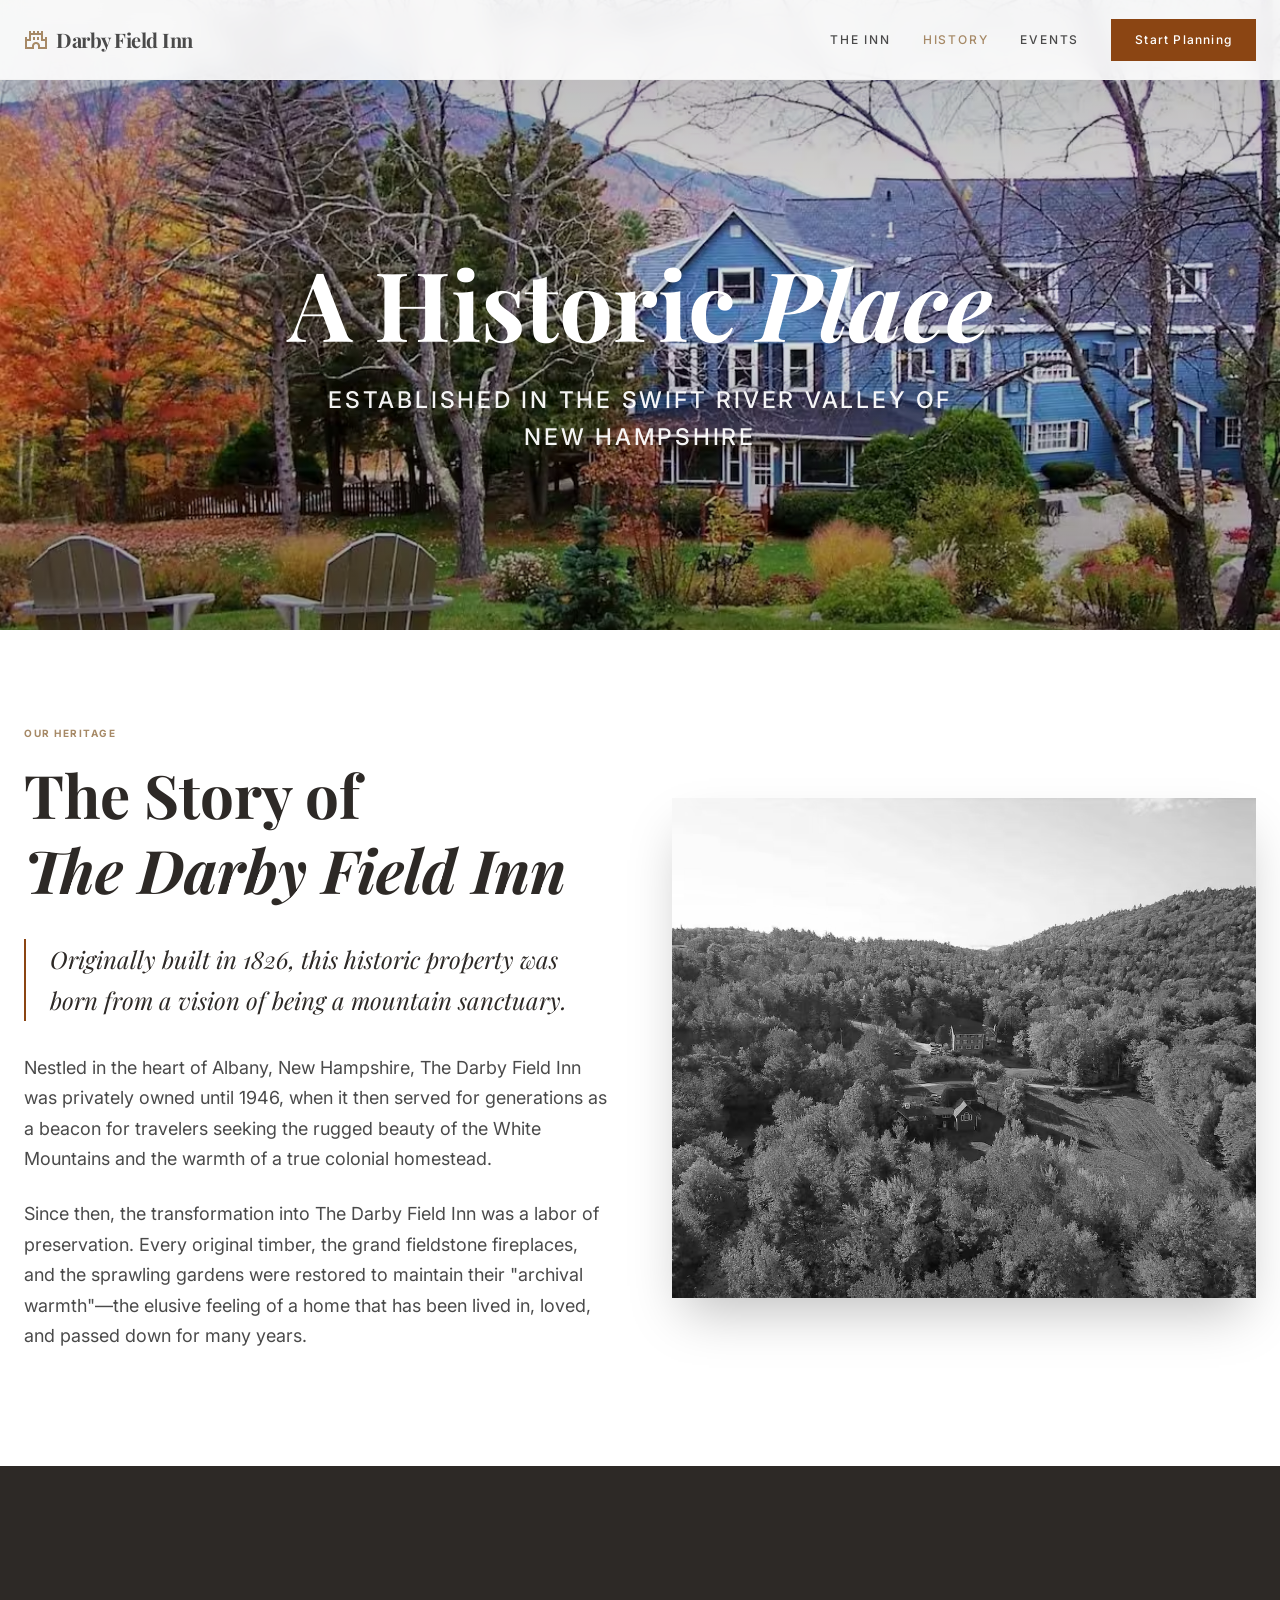
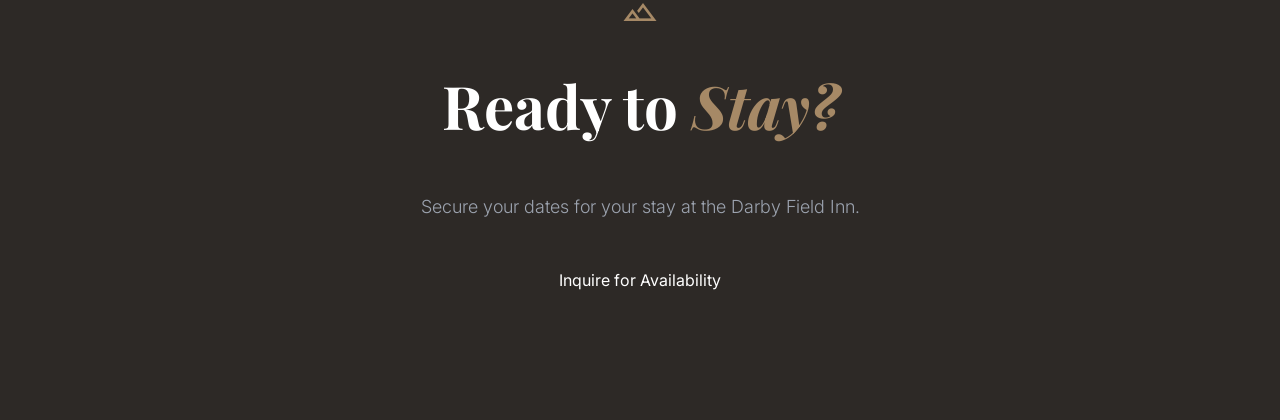
<file: Darby Field Inn/History page/history.html>
<!DOCTYPE html>
<html lang="en">

<head>
  <meta charset="UTF-8">
  <meta name="viewport" content="width=device-width, initial-scale=1.0">
  <title>History | Darby Field Inn</title>
  <meta name="description"
    content="The storied past of the Darby Field Inn. A legacy of hospitality in the White Mountains since 1826.">

  <!-- Design System -->
  <link rel="stylesheet" href="../design-system/css/index.css">

  <!-- Material Symbols -->
  <link href="https://fonts.googleapis.com/css2?family=Material+Symbols+Outlined:opsz,wght,FILL,GRAD@24,400,0,0"
    rel="stylesheet">

  <style>
    /* Hero specific styles */
    .hero {
      position: relative;
      height: 70vh;
      display: flex;
      align-items: center;
      justify-content: center;
      padding-top: 5rem; /* pt-20 equivalent to account for fixed header */
      overflow: hidden;
    }

    .hero-image {
      position: absolute;
      inset: 0;
      width: 100%;
      height: 100%;
      object-fit: cover;
      z-index: 0;
    }

    .hero-overlay {
      position: absolute;
      inset: 0;
      background: linear-gradient(to bottom, rgba(0,0,0,0.3) 0%, rgba(0,0,0,0.1) 50%, rgba(0,0,0,0.4) 100%);
      z-index: 1;
    }

    .hero-content {
      position: relative;
      z-index: 2;
      width: 100%;
      max-width: 80rem; /* max-w-7xl */
      margin: 0 auto;
      padding: 0 1.5rem; /* px-6 */
      text-align: center;
    }

    .stat-value {
      font-size: var(--font-size-5xl);
      color: var(--color-primary);
      margin-bottom: var(--spacing-2);
      font-family: var(--font-family-display);
    }

    .stat-label {
      font-size: 10px;
      text-transform: uppercase;
      letter-spacing: 0.2em;
      color: var(--color-text-muted);
      font-weight: var(--font-weight-bold);
    }
    
    .archival-img {
       filter: grayscale(100%);
       transition: filter 0.5s ease;
    }
    .archival-img:hover {
       filter: grayscale(0%);
    }

  </style>
</head>

<body>

  <!-- Navigation -->
  <nav class="fixed top-0 w-full z-50 bg-white/90 dark:bg-zinc-900/90 backdrop-blur-sm border-b border-gray-100 dark:border-zinc-800"
    style="position: fixed; top: 0; width: 100%; z-index: 100; background: rgba(255,255,255,0.9); backdrop-filter: blur(10px); border-bottom: 1px solid var(--color-gray-soft); height: 80px;">
    <div class="max-w-7xl mx-auto px-6 h-20 flex items-center justify-between" style="height: 100%; display: flex; align-items: center; justify-content: space-between; max-width: 1280px; margin: 0 auto; padding: 0 1.5rem;">
      <div class="flex items-center gap-2" style="display: flex; align-items: center; gap: 8px;">
        <span class="material-symbols-outlined text-gold">castle</span>
        <a href="../index.html" class="font-display text-xl tracking-tight font-bold"
          style="font-family: var(--font-family-display); font-weight: bold; font-size: 1.25rem; letter-spacing: -0.025em; color: inherit; text-decoration: none;">Darby Field Inn</a>
      </div>
      <div class="hidden md:flex items-center space-x-8 text-xs uppercase tracking-widest font-medium" style="display: flex; align-items: center; gap: 2rem; font-size: 0.75rem; text-transform: uppercase; letter-spacing: 0.1em; font-weight: 500;">
        <a href="../Estate%20page/the-estate.html" class="nav-link" style="text-decoration: none; color: inherit; transition: color 0.2s;">The Inn</a>
        <a href="history.html" class="nav-link" style="text-decoration: none; color: var(--color-estate-gold); transition: color 0.2s;">History</a>
        <a href="../Events%20page/events.html" class="nav-link" style="text-decoration: none; color: inherit; transition: color 0.2s;">Events</a>
        <a class="button" href="https://www.airbnb.com/rooms/709580059103925346?source_impression_id=p3_1774135231_P3nJDFWGolF8yGQc"
          target="_blank" rel="noopener noreferrer">Start Planning</a>
      </div>
    </div>
  </nav>

  <!-- Hero Section -->
  <section class="hero">
    <img src="../assets/images/Darby house history.avif" alt="Historic Darby Field Inn" class="hero-image">
    <div class="hero-overlay"></div>
    <div class="hero-content">
      <h1 class="text-white" style="font-size: clamp(3.75rem, 8vw, 6rem); line-height: 1; margin: 0 auto;">
        A Historic <span class="serif-italic">Place</span>
      </h1>
      <p class="text-white" 
         style="text-transform: uppercase; letter-spacing: 0.12em; font-weight: 500; line-height: 1.625; max-width: 42rem; margin: 2rem auto 0; opacity: 0.95; filter: drop-shadow(0 2px 10px rgba(0,0,0,0.45)); font-size: clamp(1.125rem, 1.8vw, 1.5rem);">
        Established in the Swift River Valley of New Hampshire
      </p>
    </div>
  </section>

  <!-- Story Section -->
  <section class="py-24">
    <div class="container grid lg:grid-cols-2 gap-16 items-center">
      <div>
        <span class="text-gold uppercase-tracking" style="font-size: 10px; font-weight: bold; display: block; margin-bottom: var(--spacing-4);">Our Heritage</span>
        <h2 style="font-size: var(--font-size-6xl); margin-bottom: var(--spacing-8);">
          The Story of <br><span class="serif-italic">The Darby Field Inn</span>
        </h2>
        <div style="color: var(--color-text-body); font-size: var(--font-size-lg); line-height: 1.7; max-width: 100%;">
          <p class="serif-italic" style="font-size: var(--font-size-2xl); margin-bottom: var(--spacing-8); color: var(--color-text-heading); border-left: 2px solid var(--color-primary); padding-left: var(--spacing-6);">
            Originally built in 1826, this historic property was born from a vision of being a mountain sanctuary.
          </p>
          <p style="margin-bottom: var(--spacing-6);">
            Nestled in the heart of Albany, New Hampshire, The Darby Field Inn was privately owned until 1946, when it then served for generations as a beacon for travelers seeking the rugged beauty of the White Mountains and the warmth of a true colonial homestead.
          </p>
          <p>
            Since then, the transformation into The Darby Field Inn was a labor of preservation. Every original timber, the grand fieldstone fireplaces, and the sprawling gardens were restored to maintain their "archival warmth"—the elusive feeling of a home that has been lived in, loved, and passed down for many years.
          </p>

        </div>
      </div>
      <div class="relative">
        <div class="overflow-hidden shadow-2xl" style="height: 500px;">
          <img src="../assets/images/Darby history.avif" 
               alt="Historic Darby Field Inn" class="w-full h-full object-cover archival-img">
        </div>
      </div>
    </div>
  </section>



  <!-- Footer -->
  <footer class="py-32 relative overflow-hidden" style="background-color: var(--color-estate-brown); color: white; display: flex; justify-content: center; align-items: center; text-align: center;">
    <div class="relative z-10" style="max-width: 48rem; width: 100%; padding-left: 1.5rem; padding-right: 1.5rem; display: flex; flex-direction: column; align-items: center;">
      <div style="margin-bottom: 2rem;">
        <span class="material-symbols-outlined text-gold" style="font-size: 2.25rem; color: var(--color-estate-gold);">landscape</span>
      </div>
      <h2 class="font-display leading-tight" style="font-size: clamp(3rem, 5vw, 3.75rem); margin-bottom: 2rem; color: white; text-align: center;">
        Ready to <span class="serif-italic" style="color: var(--color-estate-gold);">Stay?</span>
      </h2>
      <p style="color: #9CA3AF; margin-bottom: 3rem; font-size: 1.125rem; font-weight: 300; font-family: var(--font-family-sans); text-align: center; max-width: 42rem;">
        Secure your dates for your stay at the Darby Field Inn.
      </p>
      <a href="https://www.airbnb.com/rooms/709580059103925346?source_impression_id=p3_1774135231_P3nJDFWGolF8yGQc"
        class="hover:bg-opacity-90 transition-all footer-cta-btn" target="_blank" rel="noopener noreferrer">
        Inquire for Availability
      </a>
    </div>

  </footer>

</body>

</html>
</file>
<file: design-system/css/index.css>
@import 'tokens.css';
@import 'typography.css';
@import 'layout.css';
@import 'components.css';

/* Global Styles */
* {
    box-sizing: border-box;
}

body {
    margin: 0;
    padding: 0;
    background-color: var(--color-white);
}

img {
    max-width: 100%;
    display: block;
}

a {
    text-decoration: none;
    color: inherit;
}

.footer-cta-row {
  display: flex;
  flex-wrap: wrap;
  justify-content: center;
  align-items: stretch;
  gap: 1rem;
}

.footer-cta-btn {
  display: inline-flex;
  justify-content: center;
  align-items: center;
  text-align: center;
  box-sizing: border-box;
  width: 12.5rem;
  max-width: 100%;
  padding: 1.25rem 2.5rem;
  border: 1px solid var(--color-primary);
  background-color: var(--color-primary);
  color: var(--color-white);
  font-size: 0.75rem;
  font-weight: 700;
  text-transform: uppercase;
  letter-spacing: 0.2em;
  cursor: pointer;
}

/* Custom Base Styles */
section {
    position: relative;
}

.hero-gradient-overlay {
    background: linear-gradient(to bottom, rgba(0, 0, 0, 0.3) 0%, rgba(0, 0, 0, 0.1) 50%, rgba(0, 0, 0, 0.4) 100%);
}

.hero-copy-panel {
    display: inline-flex;
    flex-direction: column;
    gap: var(--spacing-2);
    padding: var(--spacing-6);
    margin-top: var(--spacing-8);
    max-width: min(100%, 760px);
    border-radius: var(--radius-md);
    border: 1px solid var(--hero-copy-border);
    background: var(--hero-copy-background);
    box-shadow: var(--hero-copy-shadow);
    backdrop-filter: blur(4px);
}

.hero-copy {
    margin: 0;
    font-size: clamp(1.125rem, 1.8vw, 1.5rem);
    font-weight: 500;
    letter-spacing: 0.08em;
    line-height: 1.55;
    color: var(--color-white);
    text-shadow: var(--shadow-hero-text);
    max-width: 100%;
}

.text-white {
    color: var(--color-white);
}

.text-gold {
    color: var(--color-estate-gold);
}

.text-cream {
    color: var(--color-estate-cream);
}

.bg-cream {
    background-color: var(--color-estate-cream);
}

.bg-dark {
    background-color: var(--color-black);
}

.border-gold {
    border-color: var(--color-estate-gold);
}

.z-10 {
    z-index: 10;
}

.z-20 {
    z-index: 20;
}

.z-50 {
    z-index: 50;
}

.pt-20 {
    padding-top: 5rem;
}

.pb-24 {
    padding-bottom: 6rem;
}

.py-24 {
    padding-top: 6rem;
    padding-bottom: 6rem;
}

.py-32 {
    padding-top: 8rem;
    padding-bottom: 8rem;
}

.gap-16 {
    gap: 4rem;
}

.gap-8 {
    gap: 2rem;
}

.gap-4 {
    gap: 1rem;
}

.grid-cols-12 {
    grid-template-columns: repeat(12, 1fr);
}

.grid-rows-12 {
    grid-template-rows: repeat(12, 1fr);
}

.col-span-8 {
    grid-column: span 8 / span 8;
}

.col-span-5 {
    grid-column: span 5 / span 5;
}

.col-span-6 {
    grid-column: span 6 / span 6;
}

.row-span-8 {
    grid-row: span 8 / span 8;
}

.row-span-4 {
    grid-row: span 4 / span 4;
}

.row-span-5 {
    grid-row: span 5 / span 5;
}

.col-start-4 {
    grid-column-start: 4;
}

.col-start-7 {
    grid-column-start: 7;
}

.row-start-5 {
    grid-row-start: 5;
}

.row-start-8 {
    grid-row-start: 8;
}

.shadow-2xl {
    box-shadow: var(--shadow-2xl);
}

.border-8 {
    border-width: 8px;
}

.border-white {
    border-color: var(--color-white);
}
</file>
<file: design-system/css/scroll-experience.css>
.scroll-progress-track {
  position: fixed;
  top: 0;
  left: 0;
  width: 100%;
  height: 2px;
  z-index: 9999;
  pointer-events: none;
  background: rgba(45, 41, 38, 0.08);
}

.scroll-progress-thumb {
  width: 100%;
  height: 100%;
  transform-origin: left center;
  transform: scaleX(0);
  background: linear-gradient(90deg, rgba(166, 137, 102, 0.25), var(--color-estate-gold), rgba(166, 137, 102, 0.45));
  transition: transform 80ms linear;
}

.site-nav {
  position: fixed;
  transition: background-color 240ms ease, box-shadow 240ms ease, border-color 240ms ease, backdrop-filter 240ms ease;
}

.site-nav-inner {
  position: relative;
}

.site-nav-brand {
  min-width: 0;
}

.site-brand-text {
  display: inline-block;
}

.site-nav-desktop {
  display: flex;
  align-items: center;
  gap: 2rem;
}

.site-nav-mobile-toggle {
  display: none;
  align-items: center;
  justify-content: center;
  width: 2.75rem;
  height: 2.75rem;
  padding: 0;
  border: 1px solid rgba(255, 255, 255, 0.2);
  border-radius: 999px;
  background: transparent;
  color: inherit;
  cursor: pointer;
  flex-shrink: 0;
}

.site-nav-mobile-panel {
  display: none;
  position: absolute;
  top: calc(100% + 0.75rem);
  left: 1rem;
  right: 1rem;
  z-index: 120;
  padding: 1rem;
  border: 1px solid rgba(45, 41, 38, 0.12);
  border-radius: 1rem;
  background: rgba(249, 247, 242, 0.98);
  box-shadow: 0 16px 40px rgba(45, 41, 38, 0.12);
  backdrop-filter: blur(12px);
}

.site-nav-mobile-open .site-nav-mobile-panel {
  display: flex;
  flex-direction: column;
  gap: 0.75rem;
}

.site-nav-mobile-item {
  display: block;
  width: 100%;
}

.site-nav.site-nav-initial {
  background: linear-gradient(180deg, rgba(18, 16, 14, 0.34) 0%, rgba(18, 16, 14, 0.18) 55%, rgba(18, 16, 14, 0.02) 100%) !important;
  border-bottom-color: transparent !important;
  box-shadow: none !important;
  backdrop-filter: blur(8px) !important;
}

.site-nav .site-nav-color {
  transition: color 240ms ease, text-shadow 240ms ease, opacity 240ms ease;
}

.site-nav.site-nav-initial .site-nav-color {
  color: rgba(255, 255, 255, 0.98) !important;
  text-shadow: 0 2px 12px rgba(0, 0, 0, 0.22);
}

.site-nav.site-nav-initial .site-nav-color:hover {
  color: rgba(255, 255, 255, 0.84) !important;
}

.site-nav-mobile-panel .site-nav-color,
.site-nav.site-nav-initial .site-nav-mobile-panel .site-nav-color,
.site-nav.site-nav-mobile-open .site-nav-mobile-panel .site-nav-color {
  color: var(--color-estate-brown) !important;
  text-shadow: none !important;
}

.site-nav-mobile-panel .nav-link {
  padding: 0.85rem 0.25rem;
  font-size: 0.9rem;
  letter-spacing: 0.12em;
}

.site-nav-mobile-panel .button,
.site-nav-mobile-panel button {
  width: 100%;
  justify-content: center;
}

.site-nav-scrolled {
  background: rgba(255, 255, 255, 0.95) !important;
  border-bottom-color: rgba(166, 137, 102, 0.26) !important;
  box-shadow: 0 10px 24px rgba(45, 41, 38, 0.06) !important;
  backdrop-filter: blur(12px) !important;
}

section {
  scroll-margin-top: 6.5rem;
}

.reveal-on-scroll {
  --reveal-delay: 0s;
  opacity: 0;
  transform: translateY(24px);
  filter: blur(4px);
  transition:
    opacity 780ms cubic-bezier(0.22, 1, 0.36, 1),
    transform 780ms cubic-bezier(0.22, 1, 0.36, 1),
    filter 780ms cubic-bezier(0.22, 1, 0.36, 1);
  transition-delay: var(--reveal-delay);
  will-change: transform, opacity, filter;
}

.reveal-on-scroll.is-visible {
  opacity: 1;
  transform: translateY(0);
  filter: blur(0);
}

[data-scroll-parallax] {
  will-change: transform;
}

html {
  scroll-behavior: smooth;
}

@media (prefers-reduced-motion: reduce) {
  .scroll-progress-track {
    display: none;
  }

  .reveal-on-scroll {
    opacity: 1;
    transform: none;
    filter: none;
    transition: none;
  }

  [data-scroll-parallax] {
    transform: none !important;
  }
}

@media (max-width: 767px) {
  body {
    overflow-x: hidden;
  }

  section {
    overflow-x: clip;
  }

  .site-nav {
    height: auto !important;
  }

  .site-nav-inner {
    min-height: 4.5rem;
    padding: 0.85rem 1rem !important;
    gap: 0.75rem;
  }

  .site-nav-brand {
    display: flex !important;
    align-items: center !important;
    gap: 0.5rem !important;
    max-width: calc(100% - 3.5rem);
  }

  .site-nav-brand .site-brand-text,
  .site-nav-brand > a,
  .site-nav-brand > span:last-child {
    font-size: clamp(1.25rem, 6vw, 1.7rem) !important;
    line-height: 1.05 !important;
    white-space: nowrap;
  }

  .site-nav-desktop {
    display: none !important;
  }

  .site-nav-mobile-toggle {
    display: inline-flex;
  }

  .site-nav.site-nav-mobile-open {
    background: rgba(255, 255, 255, 0.98) !important;
    border-bottom-color: transparent !important;
    box-shadow: none !important;
    backdrop-filter: blur(12px) !important;
  }

  .site-nav.site-nav-mobile-open .site-nav-brand .site-nav-color,
  .site-nav.site-nav-mobile-open .site-nav-mobile-toggle .site-nav-color {
    color: var(--color-estate-brown) !important;
    text-shadow: none !important;
  }

  .site-nav.site-nav-mobile-open .site-nav-mobile-toggle {
    border-color: rgba(45, 41, 38, 0.14);
    background: rgba(255, 255, 255, 0.9);
  }

  .container,
  .max-w-7xl {
    padding-left: 1.25rem !important;
    padding-right: 1.25rem !important;
  }

  .py-24 {
    padding-top: 4rem !important;
    padding-bottom: 4rem !important;
  }

  .py-32 {
    padding-top: 5rem !important;
    padding-bottom: 5rem !important;
  }

  .gap-16 {
    gap: 2rem !important;
  }

  .hero {
    min-height: 100svh;
    height: auto !important;
    padding-top: 5rem !important;
  }

  .hero-content {
    padding-top: 6rem;
    padding-bottom: 4.5rem;
  }

  .hero h1 {
    font-size: clamp(3rem, 18vw, 5.25rem) !important;
    line-height: 0.95 !important;
    max-width: 100% !important;
  }

  .hero p {
    font-size: clamp(1rem, 4.6vw, 1.2rem) !important;
    letter-spacing: 0.08em !important;
    max-width: 100% !important;
  }

  .hero .animate-float {
    font-size: 2.25rem !important;
  }

  section h2 {
    font-size: clamp(2.4rem, 11vw, 3.6rem) !important;
  }

  .grid.grid-cols-12.grid-rows-12 {
    display: flex !important;
    flex-direction: column;
    height: auto !important;
    gap: 1rem !important;
  }

  .grid.grid-cols-12.grid-rows-12 > div {
    grid-column: auto !important;
    grid-row: auto !important;
  }

  .grid.grid-cols-12.grid-rows-12 img {
    width: 100%;
    aspect-ratio: 4 / 3;
    object-fit: cover;
  }

  .grid.grid-cols-4 {
    grid-template-columns: repeat(2, minmax(0, 1fr)) !important;
    gap: 1.25rem !important;
  }

  .stat-value {
    font-size: clamp(2.25rem, 10vw, 3rem) !important;
  }

  .home-section-header {
    flex-direction: column !important;
    align-items: flex-start !important;
    gap: 1rem;
    margin-bottom: 2rem !important;
  }

  .capacity-badge {
    position: static !important;
    right: auto !important;
    bottom: auto !important;
    margin-top: 2rem;
  }

  footer button {
    width: 100%;
    max-width: 18rem;
  }
}

@media (min-width: 768px) {
  .site-nav-mobile-toggle,
  .site-nav-mobile-panel {
    display: none !important;
  }

  .site-nav-desktop {
    display: flex !important;
  }
}
</file>
<file: Darby Field Inn/design-system/css/index.css>
@import 'tokens.css';
@import 'typography.css';
@import 'layout.css';
@import 'components.css';

/* Global Styles */
* {
    box-sizing: border-box;
}

body {
    margin: 0;
    padding: 0;
    background-color: var(--color-white);
}

img {
    max-width: 100%;
    display: block;
}

a {
    text-decoration: none;
    color: inherit;
}

/* Custom Base Styles */
section {
    position: relative;
}

.hero-gradient-overlay {
    background: linear-gradient(to bottom, rgba(0, 0, 0, 0.3) 0%, rgba(0, 0, 0, 0.1) 50%, rgba(0, 0, 0, 0.4) 100%);
}

.text-white {
    color: var(--color-white);
}

.text-gold {
    color: var(--color-estate-gold);
}

.text-cream {
    color: var(--color-estate-cream);
}

.bg-cream {
    background-color: var(--color-estate-cream);
}

.bg-dark {
    background-color: var(--color-black);
}

.border-gold {
    border-color: var(--color-estate-gold);
}

.z-10 {
    z-index: 10;
}

.z-20 {
    z-index: 20;
}

.z-50 {
    z-index: 50;
}

.pt-20 {
    padding-top: 5rem;
}

.pb-24 {
    padding-bottom: 6rem;
}

.py-24 {
    padding-top: 6rem;
    padding-bottom: 6rem;
}

.py-32 {
    padding-top: 8rem;
    padding-bottom: 8rem;
}

.gap-16 {
    gap: 4rem;
}

.gap-8 {
    gap: 2rem;
}

.gap-4 {
    gap: 1rem;
}

.grid-cols-12 {
    grid-template-columns: repeat(12, 1fr);
}

.grid-rows-12 {
    grid-template-rows: repeat(12, 1fr);
}

.col-span-8 {
    grid-column: span 8 / span 8;
}

.col-span-5 {
    grid-column: span 5 / span 5;
}

.col-span-6 {
    grid-column: span 6 / span 6;
}

.row-span-8 {
    grid-row: span 8 / span 8;
}

.row-span-4 {
    grid-row: span 4 / span 4;
}

.row-span-5 {
    grid-row: span 5 / span 5;
}

.col-start-4 {
    grid-column-start: 4;
}

.col-start-7 {
    grid-column-start: 7;
}

.row-start-5 {
    grid-row-start: 5;
}

.row-start-8 {
    grid-row-start: 8;
}

.shadow-2xl {
    box-shadow: var(--shadow-2xl);
}

.border-8 {
    border-width: 8px;
}

.border-white {
    border-color: var(--color-white);
}
</file>
